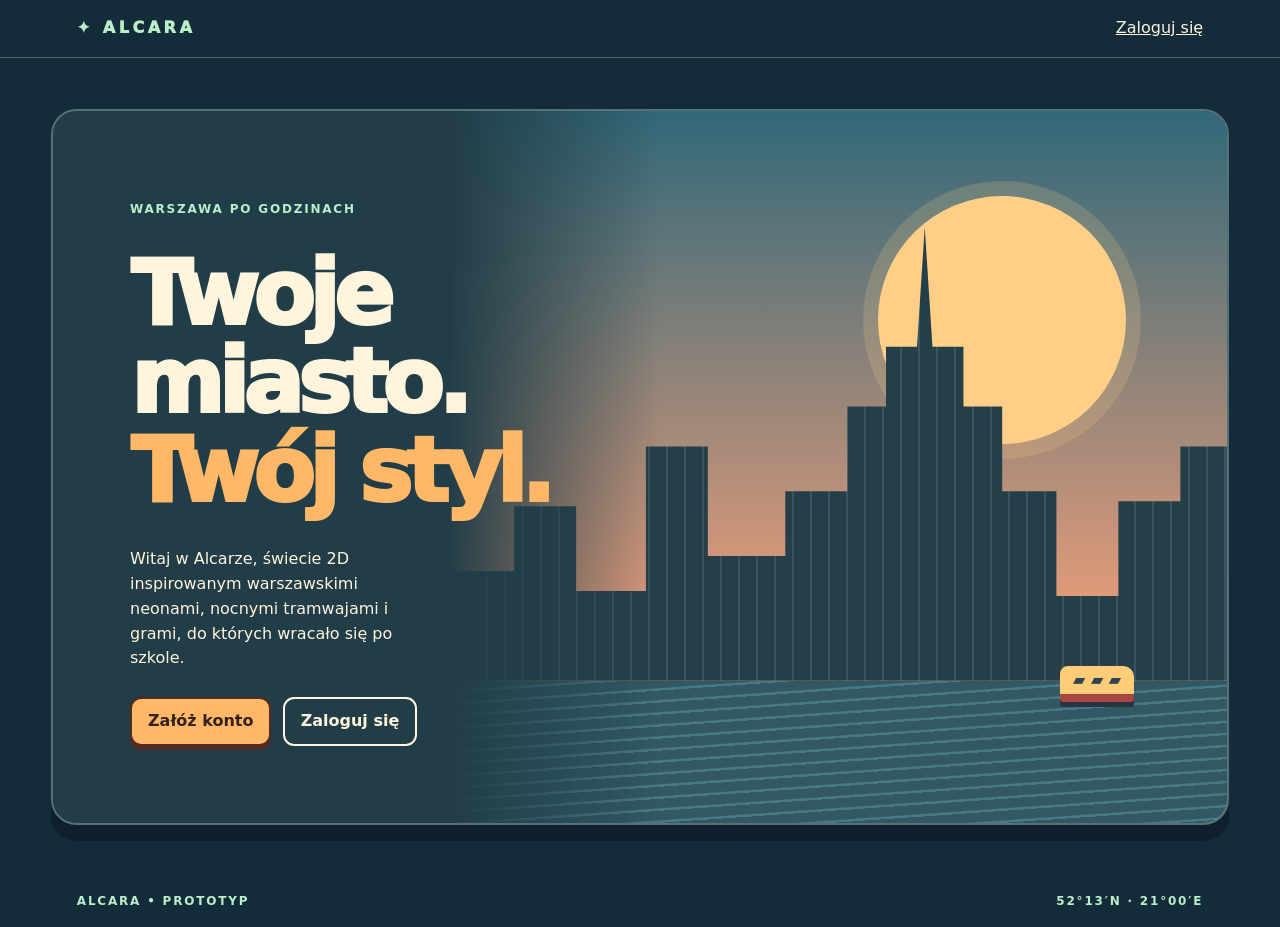
<file: index.html>
<!doctype html>
<html lang="pl">
<head>
<meta charset="utf-8">
<meta name="viewport" content="width=device-width, initial-scale=1">
<title>Alcara — Warszawa po godzinach</title>
<link rel="stylesheet" href="style.css">
<script defer src="config.js"></script>
<script defer src="app.js"></script>
</head>
<body>
<header class="top"><a class="brand" href="#menu">✦ ALCARA</a><a id="nav-login" href="#logowanie">Zaloguj się</a></header>
<main>
<section id="menu" class="hero">
  <div class="city" aria-hidden="true"><div class="sun"></div><div class="skyline"></div><div class="river"></div><div class="tram">▰ ▰ ▰</div></div>
  <div class="intro">
    <p class="eyebrow">WARSZAWA PO GODZINACH</p>
    <h1>Twoje miasto.<br><em>Twój styl.</em></h1>
    <p>Witaj w Alcarze, świecie 2D inspirowanym warszawskimi neonami, nocnymi tramwajami i grami, do których wracało się po szkole.</p>
    <div class="actions"><a class="button primary" href="#rejestracja">Załóż konto</a><a class="button" href="#logowanie">Zaloguj się</a></div>
  </div>
</section>
<section id="konto" class="card" hidden>
  <a href="#menu" class="back">← Menu główne</a>
  <h1 id="title" tabindex="-1"></h1>
  <form id="auth" method="post">
    <label>E-mail<input id="email" name="email" type="email" autocomplete="email" required></label>
    <label>Hasło<input id="password" name="password" type="password" autocomplete="current-password" required></label>
    <button class="button primary" id="submit" disabled></button>
  </form>
  <p id="status" role="status" aria-live="polite"></p>
  <a id="switch"></a>
  <button id="logout" class="button" hidden>Wyloguj się</button>
</section>
</main>
<footer><span>ALCARA • PROTOTYP</span><span>52°13′N · 21°00′E</span></footer>
</body>
</html>
</file>
<file: style.css>
:root{color-scheme:light;--ink:#172c36;--paper:#fff4dc;--mint:#b9efc9;--orange:#ffb868;--night:#142b39}
*{box-sizing:border-box}
[hidden]{display:none!important}
body{margin:0;min-height:100svh;display:flex;flex-direction:column;color:var(--paper);background:var(--night);font:1rem/1.55 system-ui,sans-serif}
a{color:inherit}
a:focus-visible,button:focus-visible,input:focus-visible{outline:3px solid #f78f53;outline-offset:4px}
.top,footer{display:flex;align-items:center;justify-content:space-between;gap:1rem;padding:1rem clamp(1rem,6vw,6rem)}
.top{border-bottom:1px solid #526668}.brand{text-decoration:none;letter-spacing:.22em;font-weight:950;color:var(--mint)}
main{flex:1;display:grid;place-items:center;padding:clamp(1rem,4vw,4rem)}
.hero{position:relative;isolation:isolate;overflow:hidden;display:flex;align-items:center;width:min(100%,75rem);min-height:34rem;border:2px solid #557279;border-radius:1.6rem;background:#294a53;box-shadow:0 1rem 0 #0d202b}
.intro{z-index:1;max-width:38rem;padding:clamp(1.4rem,6vw,5rem);background:linear-gradient(90deg,#213d47 65%,transparent)}
.eyebrow,footer{letter-spacing:.15em;font-size:.75rem;font-weight:800;color:var(--mint)}
h1{font-size:clamp(2.7rem,7vw,5.8rem);font-weight:950;line-height:.99;letter-spacing:-.065em;margin:.35em 0}
em{color:var(--orange);font-style:normal}.intro p:not(.eyebrow){max-width:30ch}
.actions{display:flex;flex-wrap:wrap;gap:.7rem;margin-top:1.6rem}
.button{display:inline-block;border:2px solid currentColor;border-radius:.7rem;padding:.65rem 1rem;color:inherit;background:transparent;text-decoration:none;font:inherit;font-weight:800;cursor:pointer}
.primary{background:var(--orange);border-color:#532b23;color:#35211e;box-shadow:0 4px 0 #532b23}
.button:hover:not(:disabled){transform:translateY(-2px)}.button:disabled{opacity:.62;cursor:default}
.city{position:absolute;inset:0 0 0 34%;z-index:-1;background:linear-gradient(#316879,#e99d79 72%,#f2bd87)}
.sun{position:absolute;width:32%;aspect-ratio:1;right:13%;top:12%;border-radius:50%;background:#ffcf87;box-shadow:0 0 0 15px #ffcf872e}
.skyline{position:absolute;inset:10% 0 20%;background:repeating-linear-gradient(90deg,#243f48 0 16px,#365560 16px 18px);clip-path:polygon(0 100%,0 78%,8% 78%,8% 65%,16% 65%,16% 82%,25% 82%,25% 53%,33% 53%,33% 75%,43% 75%,43% 62%,51% 62%,51% 45%,56% 45%,56% 33%,60% 33%,61% 9%,62% 33%,66% 33%,66% 45%,71% 45%,71% 62%,78% 62%,78% 83%,86% 83%,86% 64%,94% 64%,94% 53%,100% 53%,100% 100%)}
.river{position:absolute;inset:80% 0 0;background:repeating-linear-gradient(176deg,#315863 0 9px,#487885 10px 12px)}
.tram{position:absolute;bottom:17%;right:12%;padding:.1rem .8rem;border-radius:.5rem .7rem .2rem .2rem;color:#304451;background:#ffcc77;border-bottom:8px solid #a8463f;box-shadow:0 5px 0 #26353f;font-weight:900}
.card{width:min(100%,29rem);padding:clamp(1.4rem,5vw,2.7rem);background:var(--paper);color:var(--ink);border-radius:1.5rem;box-shadow:0 .65rem 0 #081e29}
.card h1{font-size:clamp(2.45rem,6vw,3.6rem)}form,label{display:grid;gap:.45rem}form{gap:1rem}label{font-weight:700}
input{width:100%;font:inherit;padding:.65rem;border:2px solid #72868a;border-radius:.55rem;background:white;color:var(--ink)}
#status:empty{display:none}#switch,#logout{margin-top:1rem;display:inline-block}
.hero,.card{animation:appear .22s ease-out}@keyframes appear{from{opacity:0;transform:translateY(6px)}}
@media(max-width:650px){.hero{align-items:end;min-height:34rem}.city{inset:0 0 44%}.intro{width:100%;max-width:none;background:linear-gradient(transparent,#213d47 20%);padding-top:3rem}.intro p:not(.eyebrow){max-width:38ch}}
@media(prefers-reduced-motion:reduce){*,*::before,*::after{animation:none!important}}
</file>
<file: gra/style.css>
/* Oprawa prototypu Alcary. */
:root{color-scheme:light;--ink:#172c36;--paper:#fff4dc;--mint:#b9efc9;--orange:#ffb868;--night:#142b39}
*{box-sizing:border-box}
[hidden]{display:none!important}
body{margin:0;min-height:100svh;display:flex;flex-direction:column;color:var(--paper);background:var(--night);font:1rem/1.55 system-ui,sans-serif}
a{color:inherit}
a:focus-visible,button:focus-visible,input:focus-visible{outline:3px solid #f78f53;outline-offset:4px}
.top,footer{display:flex;align-items:center;justify-content:space-between;gap:1rem;padding:1rem clamp(1rem,6vw,6rem)}
.top{border-bottom:1px solid #526668}.brand{text-decoration:none;letter-spacing:.22em;font-weight:950;color:var(--mint)}
main{flex:1;display:grid;place-items:center;padding:clamp(1rem,4vw,4rem)}
.hero{position:relative;isolation:isolate;overflow:hidden;display:flex;align-items:center;width:min(100%,75rem);min-height:34rem;border:2px solid #557279;border-radius:1.6rem;background:#294a53;box-shadow:0 1rem 0 #0d202b}
.intro{z-index:1;max-width:38rem;padding:clamp(1.4rem,6vw,5rem);background:linear-gradient(90deg,#213d47 65%,transparent)}
.eyebrow,footer{letter-spacing:.15em;font-size:.75rem;font-weight:800;color:var(--mint)}
h1{font-size:clamp(2.7rem,7vw,5.8rem);font-weight:950;line-height:.99;letter-spacing:-.065em;margin:.35em 0}
em{color:var(--orange);font-style:normal}.intro p:not(.eyebrow){max-width:30ch}
.actions{display:flex;flex-wrap:wrap;gap:.7rem;margin-top:1.6rem}
.button{display:inline-block;border:2px solid currentColor;border-radius:.7rem;padding:.65rem 1rem;color:inherit;background:transparent;text-decoration:none;font:inherit;font-weight:800;cursor:pointer}
.primary{background:var(--orange);border-color:#532b23;color:#35211e;box-shadow:0 4px 0 #532b23}
.button:hover:not(:disabled){transform:translateY(-2px)}.button:disabled{opacity:.62;cursor:default}
.city{position:absolute;inset:0 0 0 34%;z-index:-1;background:linear-gradient(#316879,#e99d79 72%,#f2bd87)}
.sun{position:absolute;width:32%;aspect-ratio:1;right:13%;top:12%;border-radius:50%;background:#ffcf87;box-shadow:0 0 0 15px #ffcf872e}
.skyline{position:absolute;inset:10% 0 20%;background:repeating-linear-gradient(90deg,#243f48 0 16px,#365560 16px 18px);clip-path:polygon(0 100%,0 78%,8% 78%,8% 65%,16% 65%,16% 82%,25% 82%,25% 53%,33% 53%,33% 75%,43% 75%,43% 62%,51% 62%,51% 45%,56% 45%,56% 33%,60% 33%,61% 9%,62% 33%,66% 33%,66% 45%,71% 45%,71% 62%,78% 62%,78% 83%,86% 83%,86% 64%,94% 64%,94% 53%,100% 53%,100% 100%)}
.river{position:absolute;inset:80% 0 0;background:repeating-linear-gradient(176deg,#315863 0 9px,#487885 10px 12px)}
.tram{position:absolute;bottom:17%;right:12%;padding:.1rem .8rem;border-radius:.5rem .7rem .2rem .2rem;color:#304451;background:#ffcc77;border-bottom:8px solid #a8463f;box-shadow:0 5px 0 #26353f;font-weight:900}
.card{width:min(100%,29rem);padding:clamp(1.4rem,5vw,2.7rem);background:var(--paper);color:var(--ink);border-radius:1.5rem;box-shadow:0 .65rem 0 #081e29}
.card h1{font-size:clamp(2.45rem,6vw,3.6rem)}form,label{display:grid;gap:.45rem}form{gap:1rem}label{font-weight:700}
input{width:100%;font:inherit;padding:.65rem;border:2px solid #72868a;border-radius:.55rem;background:white;color:var(--ink)}
#status:empty{display:none}#switch,#logout{margin-top:1rem;display:inline-block}
.hero,.card{animation:appear .22s ease-out}@keyframes appear{from{opacity:0;transform:translateY(6px)}}
@media(max-width:650px){.hero{align-items:end;min-height:34rem}.city{inset:0 0 44%}.intro{width:100%;max-width:none;background:linear-gradient(transparent,#213d47 20%);padding-top:3rem}.intro p:not(.eyebrow){max-width:38ch}}
@media(prefers-reduced-motion:reduce){*,*::before,*::after{animation:none!important}}
</file>
